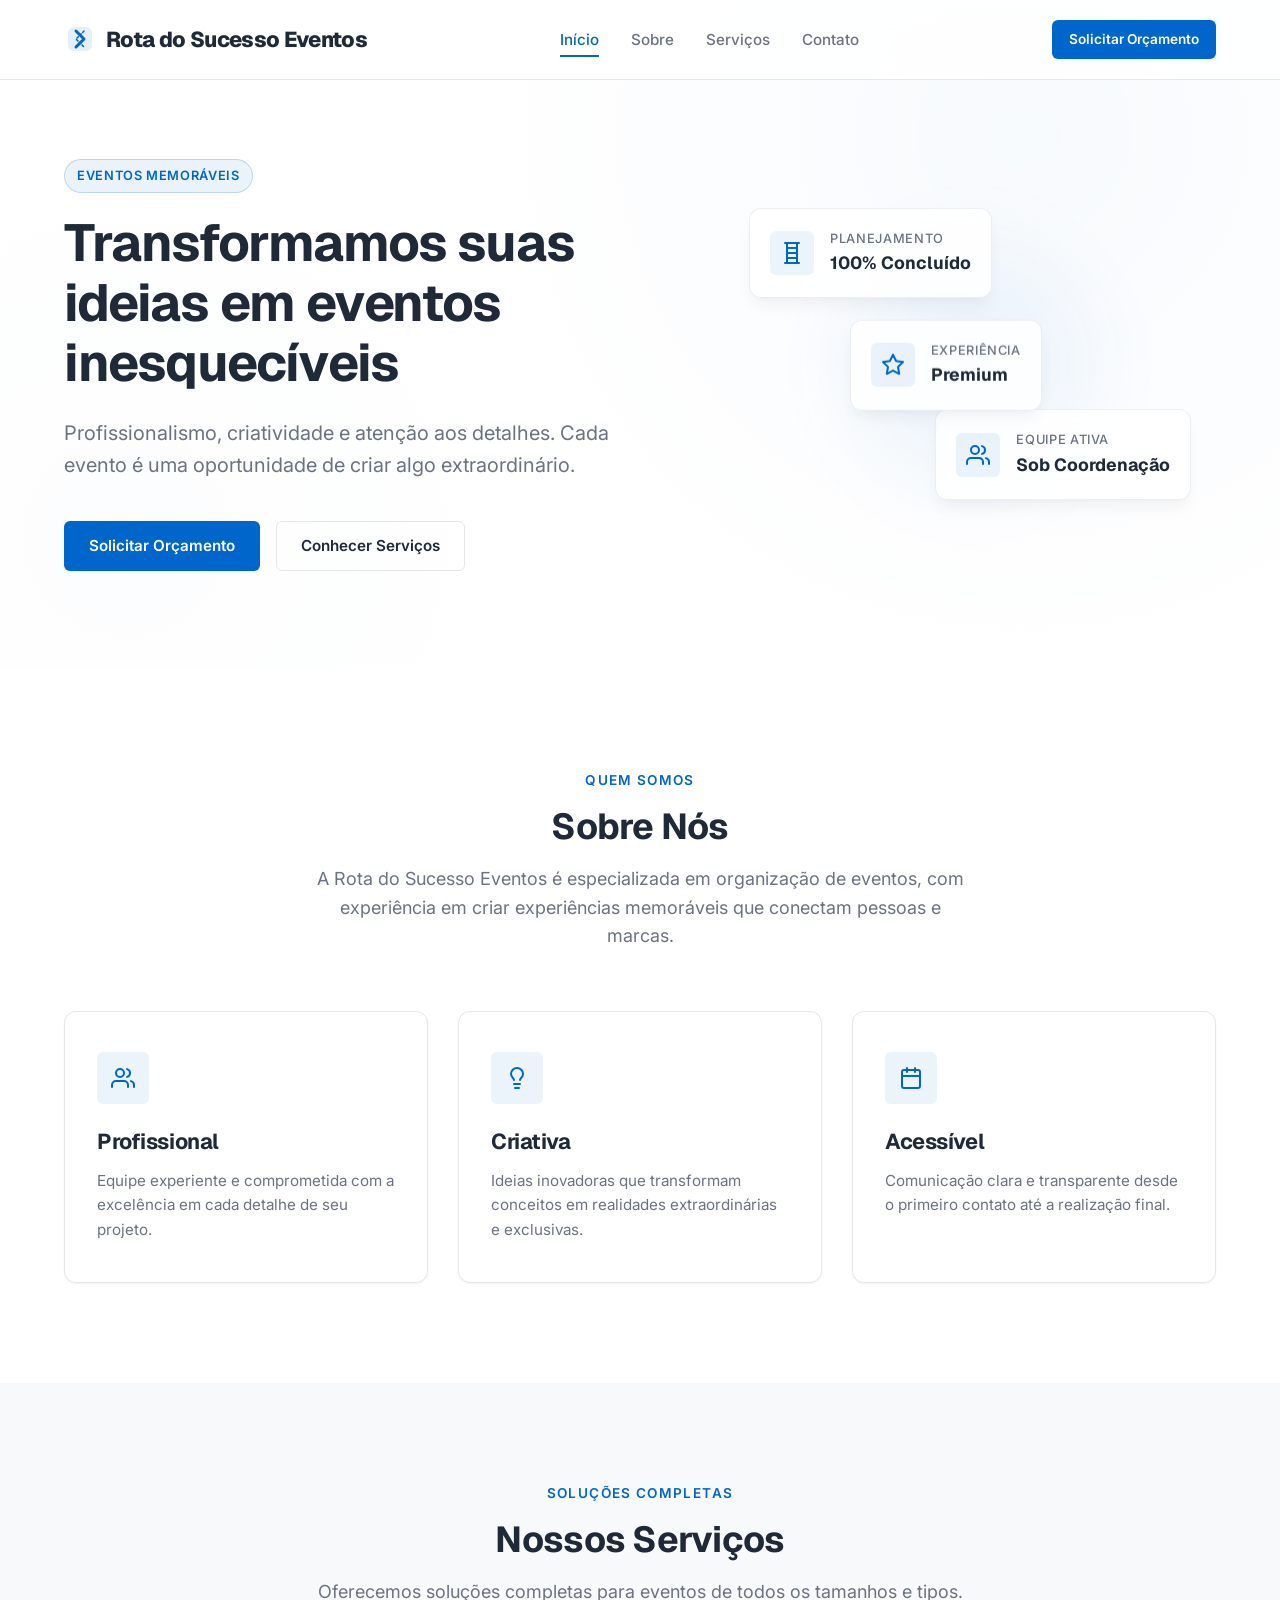
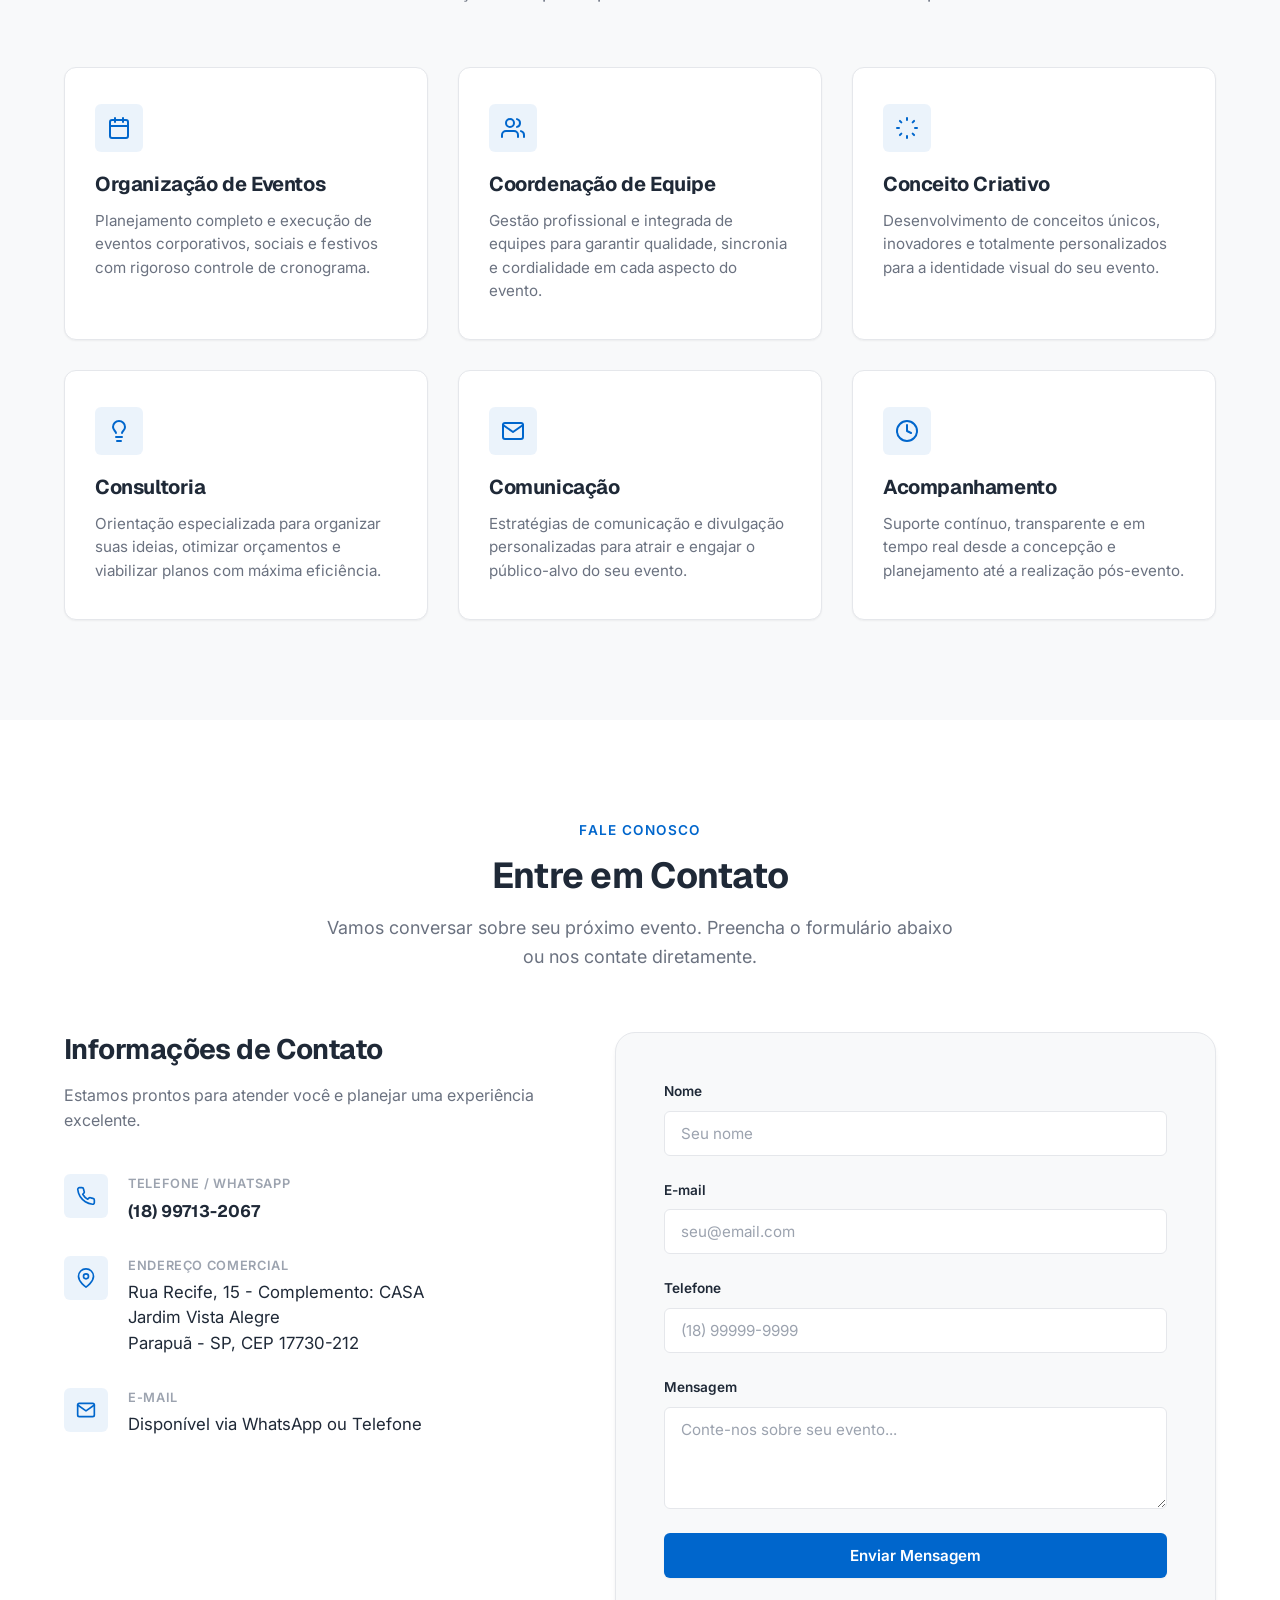
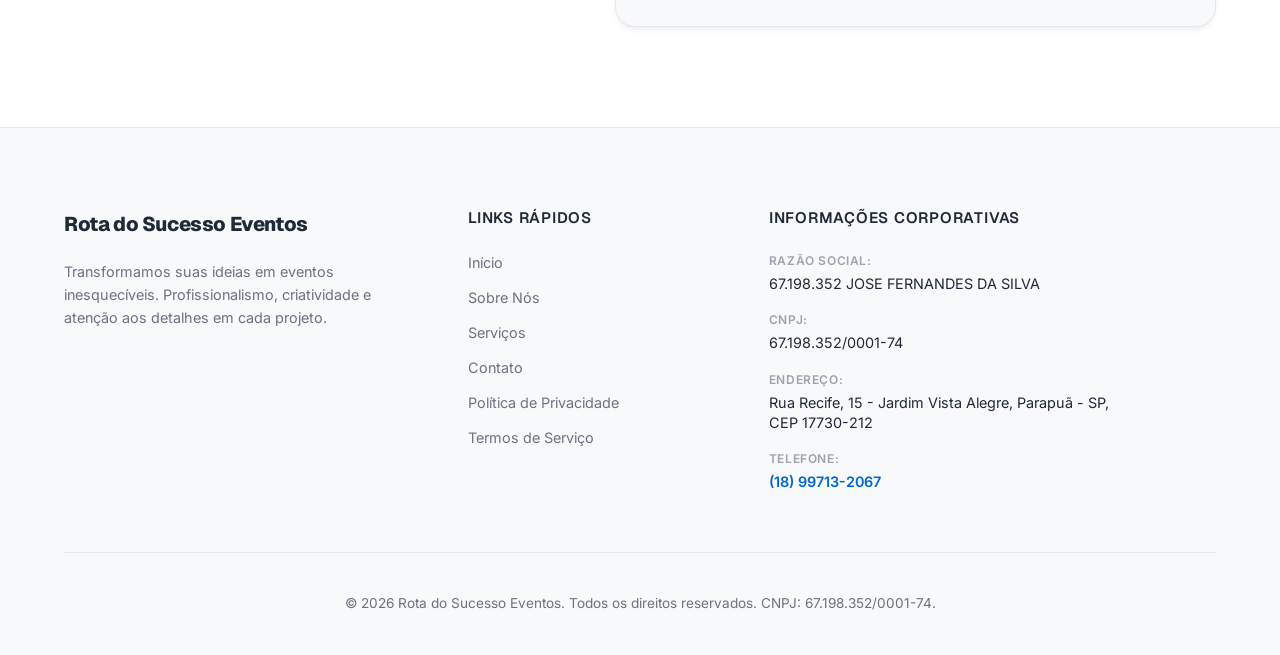
<file: index.html>
<!DOCTYPE html>
<html lang="pt-BR">
<head>
    <meta charset="UTF-8">
    <meta name="viewport" content="width=device-width, initial-scale=1.0">
    <meta name="description" content="Transformamos suas ideias em eventos inesquecíveis. Organização profissional de eventos, planejamento e execução com excelência.">
    <meta name="author" content="Rota do Sucesso Eventos">
    <meta name="keywords" content="eventos, organização de eventos, promotor de eventos, Parapuã, SP, Rota do Sucesso Eventos">
    
    <!-- Open Graph / Meta Business Requirements -->
    <meta property="og:type" content="website">
    <meta property="og:title" content="Rota do Sucesso Eventos - Organização Profissional de Eventos">
    <meta property="og:description" content="Transformamos suas ideias em eventos inesquecíveis. Organização profissional de eventos com criatividade, compromisso e atenção aos detalhes.">
    <meta property="og:url" content="https://rotadosucessoeventos.com.br">
    <meta property="og:site_name" content="Rota do Sucesso Eventos">
    
    <title>Rota do Sucesso Eventos - Organização Profissional de Eventos</title>
    
    <!-- Typography: Geist for headings, Inter for body -->
    <link rel="preconnect" href="https://fonts.googleapis.com">
    <link rel="preconnect" href="https://fonts.gstatic.com" crossorigin>
    <link href="https://fonts.googleapis.com/css2?family=Inter:wght@400;500;600;700&family=Geist:wght@700;800&display=swap" rel="stylesheet">
    
    <!-- Stylesheet -->
    <link rel="stylesheet" href="style.css">
</head>
<body>

    <!-- Header Navigation -->
    <header class="header" id="header">
        <div class="container header-container">
            <a href="#" class="logo-link" aria-label="Rota do Sucesso Eventos Home">
                <div class="logo">
                    <svg class="logo-icon" width="32" height="32" viewBox="0 0 32 32" fill="none" xmlns="http://www.w3.org/2000/svg">
                        <rect x="4" y="4" width="24" height="24" rx="6" fill="#0066CC" fill-opacity="0.1"/>
                        <path d="M12 8L20 16L12 24" stroke="#0066CC" stroke-width="3" stroke-linecap="round" stroke-linejoin="round"/>
                        <path d="M20 8L12 16L20 24" stroke="#0066CC" stroke-width="1.5" stroke-linecap="round" stroke-linejoin="round" stroke-dasharray="2 2"/>
                    </svg>
                    <span class="logo-text">Rota do Sucesso Eventos</span>
                </div>
            </a>
            
            <nav class="nav-menu" id="nav-menu" aria-label="Navegação Principal">
                <ul class="nav-list">
                    <li><a href="#inicio" class="nav-link active">Início</a></li>
                    <li><a href="#sobre" class="nav-link">Sobre</a></li>
                    <li><a href="#servicos" class="nav-link">Serviços</a></li>
                    <li><a href="#contato" class="nav-link">Contato</a></li>
                </ul>
            </nav>

            <div class="header-actions">
                <a href="#contato" class="btn btn-primary btn-sm btn-header">Solicitar Orçamento</a>
                <button class="mobile-toggle" id="mobile-toggle" aria-label="Abrir menu" aria-controls="nav-menu" aria-expanded="false">
                    <svg class="menu-icon" width="24" height="24" viewBox="0 0 24 24" fill="none" stroke="currentColor" stroke-width="2" stroke-linecap="round" stroke-linejoin="round">
                        <line x1="4" y1="12" x2="20" y2="12" class="line-mid"></line>
                        <line x1="4" y1="6" x2="20" y2="6" class="line-top"></line>
                        <line x1="4" y1="18" x2="20" y2="18" class="line-bottom"></line>
                    </svg>
                </button>
            </div>
        </div>
    </header>

    <main>
        <!-- Hero Section -->
        <section class="hero-section" id="inicio">
            <div class="container hero-container">
                <div class="hero-content">
                    <span class="badge">Eventos Memoráveis</span>
                    <h1 class="hero-title">Transformamos suas ideias em eventos inesquecíveis</h1>
                    <p class="hero-description">Profissionalismo, criatividade e atenção aos detalhes. Cada evento é uma oportunidade de criar algo extraordinário.</p>
                    <div class="hero-actions">
                        <a href="#contato" class="btn btn-primary">Solicitar Orçamento</a>
                        <a href="#servicos" class="btn btn-secondary">Conhecer Serviços</a>
                    </div>
                </div>
                <div class="hero-graphic-container">
                    <div class="hero-card-pattern">
                        <!-- Abstract Elegant Floating Card Design -->
                        <div class="floating-card c1">
                            <div class="card-header-icon">
                                <svg width="24" height="24" viewBox="0 0 24 24" fill="none" stroke="#0066CC" stroke-width="2" stroke-linecap="round" stroke-linejoin="round"><path d="M5 22h14"/><path d="M5 2h14"/><path d="M17 22V2"/><path d="M7 22V2"/><path d="M17 12H7"/><path d="M7 7h10"/><path d="M7 17h10"/></svg>
                            </div>
                            <div class="card-details">
                                <span class="card-title">Planejamento</span>
                                <span class="card-value">100% Concluído</span>
                            </div>
                        </div>
                        <div class="floating-card c2">
                            <div class="card-header-icon">
                                <svg width="24" height="24" viewBox="0 0 24 24" fill="none" stroke="#0066CC" stroke-width="2" stroke-linecap="round" stroke-linejoin="round"><path d="M17 21v-2a4 4 0 0 0-4-4H5a4 4 0 0 0-4 4v2"/><circle cx="9" cy="7" r="4"/><path d="M23 21v-2a4 4 0 0 0-3-3.87"/><path d="M16 3.13a4 4 0 0 1 0 7.75"/></svg>
                            </div>
                            <div class="card-details">
                                <span class="card-title">Equipe Ativa</span>
                                <span class="card-value">Sob Coordenação</span>
                            </div>
                        </div>
                        <div class="floating-card c3">
                            <div class="card-header-icon">
                                <svg width="24" height="24" viewBox="0 0 24 24" fill="none" stroke="#0066CC" stroke-width="2" stroke-linecap="round" stroke-linejoin="round"><polygon points="12 2 15.09 8.26 22 9.27 17 14.14 18.18 21.02 12 17.77 5.82 21.02 7 14.14 2 9.27 8.91 8.26 12 2"/></svg>
                            </div>
                            <div class="card-details">
                                <span class="card-title">Experiência</span>
                                <span class="card-value">Premium</span>
                            </div>
                        </div>
                        <div class="mesh-gradient"></div>
                    </div>
                </div>
            </div>
        </section>

        <!-- About Section -->
        <section class="about-section section-padding" id="sobre">
            <div class="container">
                <div class="section-header">
                    <span class="section-tag">Quem Somos</span>
                    <h2 class="section-title">Sobre Nós</h2>
                    <p class="section-desc">A Rota do Sucesso Eventos é especializada em organização de eventos, com experiência em criar experiências memoráveis que conectam pessoas e marcas.</p>
                </div>
                
                <div class="pillars-grid">
                    <!-- Pillar 1: Profissional -->
                    <div class="pillar-card">
                        <div class="pillar-icon-wrapper">
                            <svg class="pillar-icon" width="24" height="24" viewBox="0 0 24 24" fill="none" stroke="#0066CC" stroke-width="2" stroke-linecap="round" stroke-linejoin="round">
                                <path d="M17 21v-2a4 4 0 0 0-4-4H5a4 4 0 0 0-4 4v2"/>
                                <circle cx="9" cy="7" r="4"/>
                                <path d="M23 21v-2a4 4 0 0 0-3-3.87"/>
                                <path d="M16 3.13a4 4 0 0 1 0 7.75"/>
                            </svg>
                        </div>
                        <h3 class="pillar-title">Profissional</h3>
                        <p class="pillar-desc">Equipe experiente e comprometida com a excelência em cada detalhe de seu projeto.</p>
                    </div>

                    <!-- Pillar 2: Criativa -->
                    <div class="pillar-card">
                        <div class="pillar-icon-wrapper">
                            <svg class="pillar-icon" width="24" height="24" viewBox="0 0 24 24" fill="none" stroke="#0066CC" stroke-width="2" stroke-linecap="round" stroke-linejoin="round">
                                <path d="M15 14c.2-1 .7-1.7 1.5-2.5 1-.9 1.5-2.2 1.5-3.5A6 6 0 0 0 6 8c0 1 .6 2.2 1.5 3.5.7.7 1.3 1.5 1.5 2.5"/>
                                <path d="M9 18h6"/>
                                <path d="M10 22h4"/>
                            </svg>
                        </div>
                        <h3 class="pillar-title">Criativa</h3>
                        <p class="pillar-desc">Ideias inovadoras que transformam conceitos em realidades extraordinárias e exclusivas.</p>
                    </div>

                    <!-- Pillar 3: Acessível -->
                    <div class="pillar-card">
                        <div class="pillar-icon-wrapper">
                            <svg class="pillar-icon" width="24" height="24" viewBox="0 0 24 24" fill="none" stroke="#0066CC" stroke-width="2" stroke-linecap="round" stroke-linejoin="round">
                                <rect x="3" y="4" width="18" height="18" rx="2" ry="2"/>
                                <line x1="16" y1="2" x2="16" y2="6"/>
                                <line x1="8" y1="2" x2="8" y2="6"/>
                                <line x1="3" y1="10" x2="21" y2="10"/>
                            </svg>
                        </div>
                        <h3 class="pillar-title">Acessível</h3>
                        <p class="pillar-desc">Comunicação clara e transparente desde o primeiro contato até a realização final.</p>
                    </div>
                </div>
            </div>
        </section>

        <!-- Services Section -->
        <section class="services-section section-padding bg-light" id="servicos">
            <div class="container">
                <div class="section-header">
                    <span class="section-tag">Soluções Completas</span>
                    <h2 class="section-title">Nossos Serviços</h2>
                    <p class="section-desc">Oferecemos soluções completas para eventos de todos os tamanhos e tipos.</p>
                </div>

                <div class="services-grid">
                    <!-- Service 1 -->
                    <div class="service-card">
                        <div class="service-icon-wrapper">
                            <svg width="24" height="24" viewBox="0 0 24 24" fill="none" stroke="#0066CC" stroke-width="2" stroke-linecap="round" stroke-linejoin="round">
                                <rect x="3" y="4" width="18" height="18" rx="2" ry="2"/><line x1="16" y1="2" x2="16" y2="6"/><line x1="8" y1="2" x2="8" y2="6"/><line x1="3" y1="10" x2="21" y2="10"/>
                            </svg>
                        </div>
                        <h3 class="service-title">Organização de Eventos</h3>
                        <p class="service-desc">Planejamento completo e execução de eventos corporativos, sociais e festivos com rigoroso controle de cronograma.</p>
                    </div>

                    <!-- Service 2 -->
                    <div class="service-card">
                        <div class="service-icon-wrapper">
                            <svg width="24" height="24" viewBox="0 0 24 24" fill="none" stroke="#0066CC" stroke-width="2" stroke-linecap="round" stroke-linejoin="round">
                                <path d="M17 21v-2a4 4 0 0 0-4-4H5a4 4 0 0 0-4 4v2"/><circle cx="9" cy="7" r="4"/><path d="M23 21v-2a4 4 0 0 0-3-3.87"/><path d="M16 3.13a4 4 0 0 1 0 7.75"/>
                            </svg>
                        </div>
                        <h3 class="service-title">Coordenação de Equipe</h3>
                        <p class="service-desc">Gestão profissional e integrada de equipes para garantir qualidade, sincronia e cordialidade em cada aspecto do evento.</p>
                    </div>

                    <!-- Service 3 -->
                    <div class="service-card">
                        <div class="service-icon-wrapper">
                            <svg width="24" height="24" viewBox="0 0 24 24" fill="none" stroke="#0066CC" stroke-width="2" stroke-linecap="round" stroke-linejoin="round">
                                <path d="M12 2v2M12 20v2M4.93 4.93l1.41 1.41M17.66 17.66l1.41 1.41M2 12h2M20 12h2M6.34 17.66l-1.41 1.41M19.07 4.93l-1.41 1.41"/>
                            </svg>
                        </div>
                        <h3 class="service-title">Conceito Criativo</h3>
                        <p class="service-desc">Desenvolvimento de conceitos únicos, inovadores e totalmente personalizados para a identidade visual do seu evento.</p>
                    </div>

                    <!-- Service 4 -->
                    <div class="service-card">
                        <div class="service-icon-wrapper">
                            <svg width="24" height="24" viewBox="0 0 24 24" fill="none" stroke="#0066CC" stroke-width="2" stroke-linecap="round" stroke-linejoin="round">
                                <path d="M15 14c.2-1 .7-1.7 1.5-2.5 1-.9 1.5-2.2 1.5-3.5A6 6 0 0 0 6 8c0 1 .6 2.2 1.5 3.5.7.7 1.3 1.5 1.5 2.5"/><path d="M9 18h6"/><path d="M10 22h4"/>
                            </svg>
                        </div>
                        <h3 class="service-title">Consultoria</h3>
                        <p class="service-desc">Orientação especializada para organizar suas ideias, otimizar orçamentos e viabilizar planos com máxima eficiência.</p>
                    </div>

                    <!-- Service 5 -->
                    <div class="service-card">
                        <div class="service-icon-wrapper">
                            <svg width="24" height="24" viewBox="0 0 24 24" fill="none" stroke="#0066CC" stroke-width="2" stroke-linecap="round" stroke-linejoin="round">
                                <path d="M4 4h16c1.1 0 2 .9 2 2v12c0 1.1-.9 2-2 2H4c-1.1 0-2-.9-2-2V6c0-1.1.9-2 2-2z"/><polyline points="22,6 12,13 2,6"/>
                            </svg>
                        </div>
                        <h3 class="service-title">Comunicação</h3>
                        <p class="service-desc">Estratégias de comunicação e divulgação personalizadas para atrair e engajar o público-alvo do seu evento.</p>
                    </div>

                    <!-- Service 6 -->
                    <div class="service-card">
                        <div class="service-icon-wrapper">
                            <svg width="24" height="24" viewBox="0 0 24 24" fill="none" stroke="#0066CC" stroke-width="2" stroke-linecap="round" stroke-linejoin="round">
                                <circle cx="12" cy="12" r="10"/><polyline points="12 6 12 12 16 14"/>
                            </svg>
                        </div>
                        <h3 class="service-title">Acompanhamento</h3>
                        <p class="service-desc">Suporte contínuo, transparente e em tempo real desde a concepção e planejamento até a realização pós-evento.</p>
                    </div>
                </div>
            </div>
        </section>

        <!-- Contact Section -->
        <section class="contact-section section-padding" id="contato">
            <div class="container">
                <div class="section-header">
                    <span class="section-tag">Fale Conosco</span>
                    <h2 class="section-title">Entre em Contato</h2>
                    <p class="section-desc">Vamos conversar sobre seu próximo evento. Preencha o formulário abaixo ou nos contate diretamente.</p>
                </div>

                <div class="contact-grid">
                    <!-- Contact Info -->
                    <div class="contact-info">
                        <h3 class="info-title">Informações de Contato</h3>
                        <p class="info-intro">Estamos prontos para atender você e planejar uma experiência excelente.</p>
                        
                        <div class="info-items">
                            <div class="info-item">
                                <div class="info-icon-box">
                                    <svg width="20" height="20" viewBox="0 0 24 24" fill="none" stroke="#0066CC" stroke-width="2" stroke-linecap="round" stroke-linejoin="round">
                                        <path d="M22 16.92v3a2 2 0 0 1-2.18 2 19.79 19.79 0 0 1-8.63-3.07 19.5 19.5 0 0 1-6-6 19.79 19.79 0 0 1-3.07-8.67A2 2 0 0 1 4.11 2h3a2 2 0 0 1 2 1.72 12.84 12.84 0 0 0 .7 2.81 2 2 0 0 1-.45 2.11L8.09 9.91a16 16 0 0 0 6 6l1.27-1.27a2 2 0 0 1 2.11-.45 12.84 12.84 0 0 0 2.81.7A2 2 0 0 1 22 16.92z"/>
                                    </svg>
                                </div>
                                <div class="info-content">
                                    <span class="info-label">Telefone / WhatsApp</span>
                                    <a href="tel:18997132067" class="info-value font-highlight">(18) 99713-2067</a>
                                </div>
                            </div>

                            <div class="info-item">
                                <div class="info-icon-box">
                                    <svg width="20" height="20" viewBox="0 0 24 24" fill="none" stroke="#0066CC" stroke-width="2" stroke-linecap="round" stroke-linejoin="round">
                                        <path d="M21 10c0 7-9 13-9 13s-9-6-9-13a9 9 0 0 1 18 0z"/><circle cx="12" cy="10" r="3"/>
                                    </svg>
                                </div>
                                <div class="info-content">
                                    <span class="info-label">Endereço Comercial</span>
                                    <address class="info-value">
                                        Rua Recife, 15 - Complemento: CASA<br>
                                        Jardim Vista Alegre<br>
                                        Parapuã - SP, CEP 17730-212
                                    </address>
                                </div>
                            </div>

                            <div class="info-item">
                                <div class="info-icon-box">
                                    <svg width="20" height="20" viewBox="0 0 24 24" fill="none" stroke="#0066CC" stroke-width="2" stroke-linecap="round" stroke-linejoin="round">
                                        <path d="M4 4h16c1.1 0 2 .9 2 2v12c0 1.1-.9 2-2 2H4c-1.1 0-2-.9-2-2V6c0-1.1.9-2 2-2z"/><polyline points="22,6 12,13 2,6"/>
                                    </svg>
                                </div>
                                <div class="info-content">
                                    <span class="info-label">E-mail</span>
                                    <span class="info-value text-muted">Disponível via WhatsApp ou Telefone</span>
                                </div>
                            </div>
                        </div>
                    </div>

                    <!-- Contact Form -->
                    <div class="contact-form-wrapper">
                        <form id="contact-form" class="contact-form" novalidate>
                            <div class="form-row">
                                <div class="form-group">
                                    <label for="form-name">Nome</label>
                                    <input type="text" id="form-name" name="name" placeholder="Seu nome" required>
                                    <span class="form-error" id="error-name">Por favor, insira seu nome.</span>
                                </div>
                            </div>
                            <div class="form-row">
                                <div class="form-group">
                                    <label for="form-email">E-mail</label>
                                    <input type="email" id="form-email" name="email" placeholder="seu@email.com" required>
                                    <span class="form-error" id="error-email">Insira um e-mail válido.</span>
                                </div>
                            </div>
                            <div class="form-row">
                                <div class="form-group">
                                    <label for="form-phone">Telefone</label>
                                    <input type="text" id="form-phone" name="phone" placeholder="(18) 99999-9999" required>
                                    <span class="form-error" id="error-phone">Por favor, informe seu telefone de contato.</span>
                                </div>
                            </div>
                            <div class="form-row">
                                <div class="form-group">
                                    <label for="form-message">Mensagem</label>
                                    <textarea id="form-message" name="message" rows="4" placeholder="Conte-nos sobre seu evento..." required></textarea>
                                    <span class="form-error" id="error-message">A mensagem não pode estar vazia.</span>
                                </div>
                            </div>
                            <button type="submit" class="btn btn-primary btn-block">Enviar Mensagem</button>
                        </form>
                    </div>
                </div>
            </div>
        </section>
    </main>

    <!-- Footer -->
    <footer class="footer">
        <div class="container footer-container">
            <div class="footer-grid">
                <!-- Col 1: About -->
                <div class="footer-col footer-col-about">
                    <span class="footer-brand">Rota do Sucesso Eventos</span>
                    <p class="footer-text">Transformamos suas ideias em eventos inesquecíveis. Profissionalismo, criatividade e atenção aos detalhes em cada projeto.</p>
                </div>
                <!-- Col 2: Quick Links -->
                <div class="footer-col">
                    <h4 class="footer-title">Links Rápidos</h4>
                    <ul class="footer-links">
                        <li><a href="#inicio">Início</a></li>
                        <li><a href="#sobre">Sobre Nós</a></li>
                        <li><a href="#servicos">Serviços</a></li>
                        <li><a href="#contato">Contato</a></li>
                        <li><a href="privacy.html">Política de Privacidade</a></li>
                        <li><a href="terms.html">Termos de Serviço</a></li>
                    </ul>
                </div>
                <!-- Col 3: Legal & Contact -->
                <div class="footer-col">
                    <h4 class="footer-title">Informações Corporativas</h4>
                    <ul class="footer-info-list">
                        <li>
                            <span class="footer-info-label">Razão Social:</span>
                            <span class="footer-info-val">67.198.352 JOSE FERNANDES DA SILVA</span>
                        </li>
                        <li>
                            <span class="footer-info-label">CNPJ:</span>
                            <span class="footer-info-val">67.198.352/0001-74</span>
                        </li>
                        <li>
                            <span class="footer-info-label">Endereço:</span>
                            <address class="footer-info-val address-inline">
                                Rua Recife, 15 - Jardim Vista Alegre, Parapuã - SP, CEP 17730-212
                            </address>
                        </li>
                        <li>
                            <span class="footer-info-label">Telefone:</span>
                            <a href="tel:18997132067" class="footer-info-val link-highlight">(18) 99713-2067</a>
                        </li>
                    </ul>
                </div>
            </div>
            
            <div class="footer-bottom">
                <p class="copyright">&copy; <span id="year">2026</span> Rota do Sucesso Eventos. Todos os direitos reservados. CNPJ: 67.198.352/0001-74.</p>
            </div>
        </div>
    </footer>

    <!-- Toast Notification Container -->
    <div class="toast-container" id="toast-container" aria-live="polite"></div>

    <script src="app.js"></script>
</body>
</html>
</file>
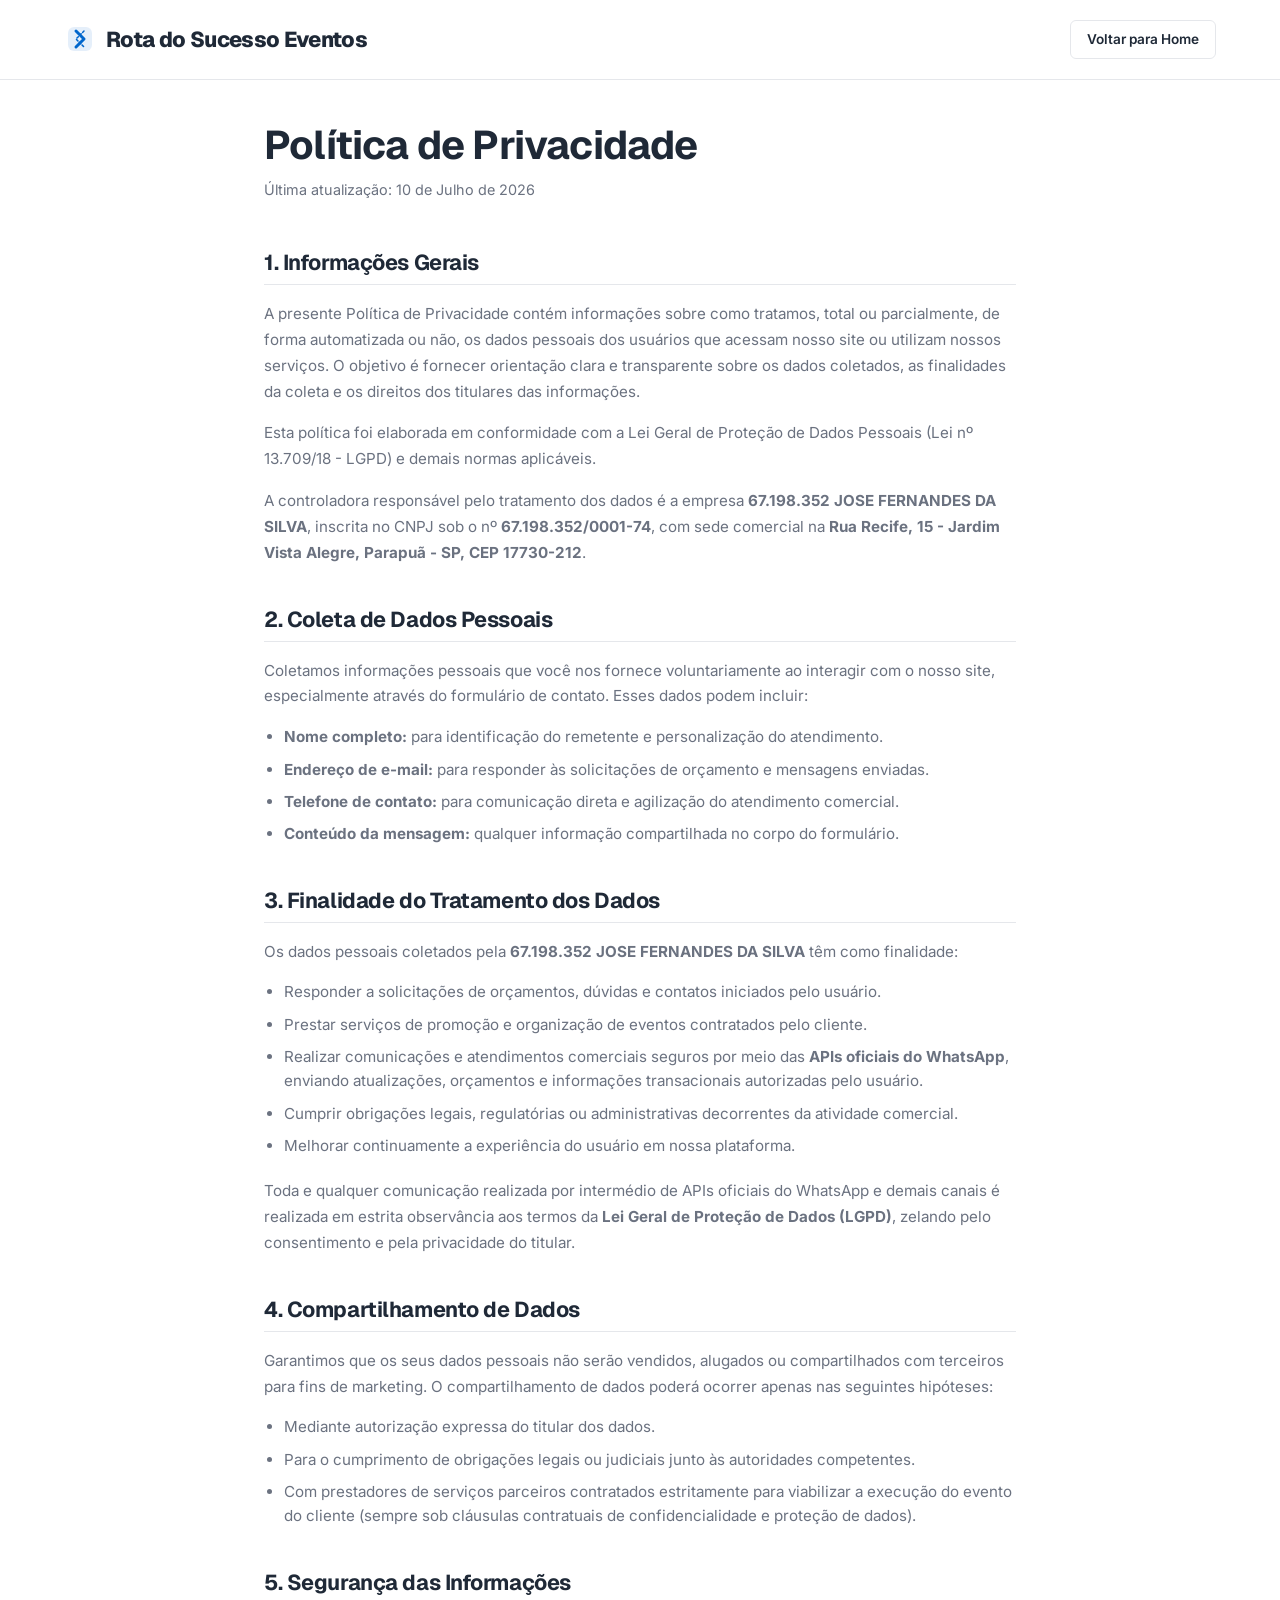
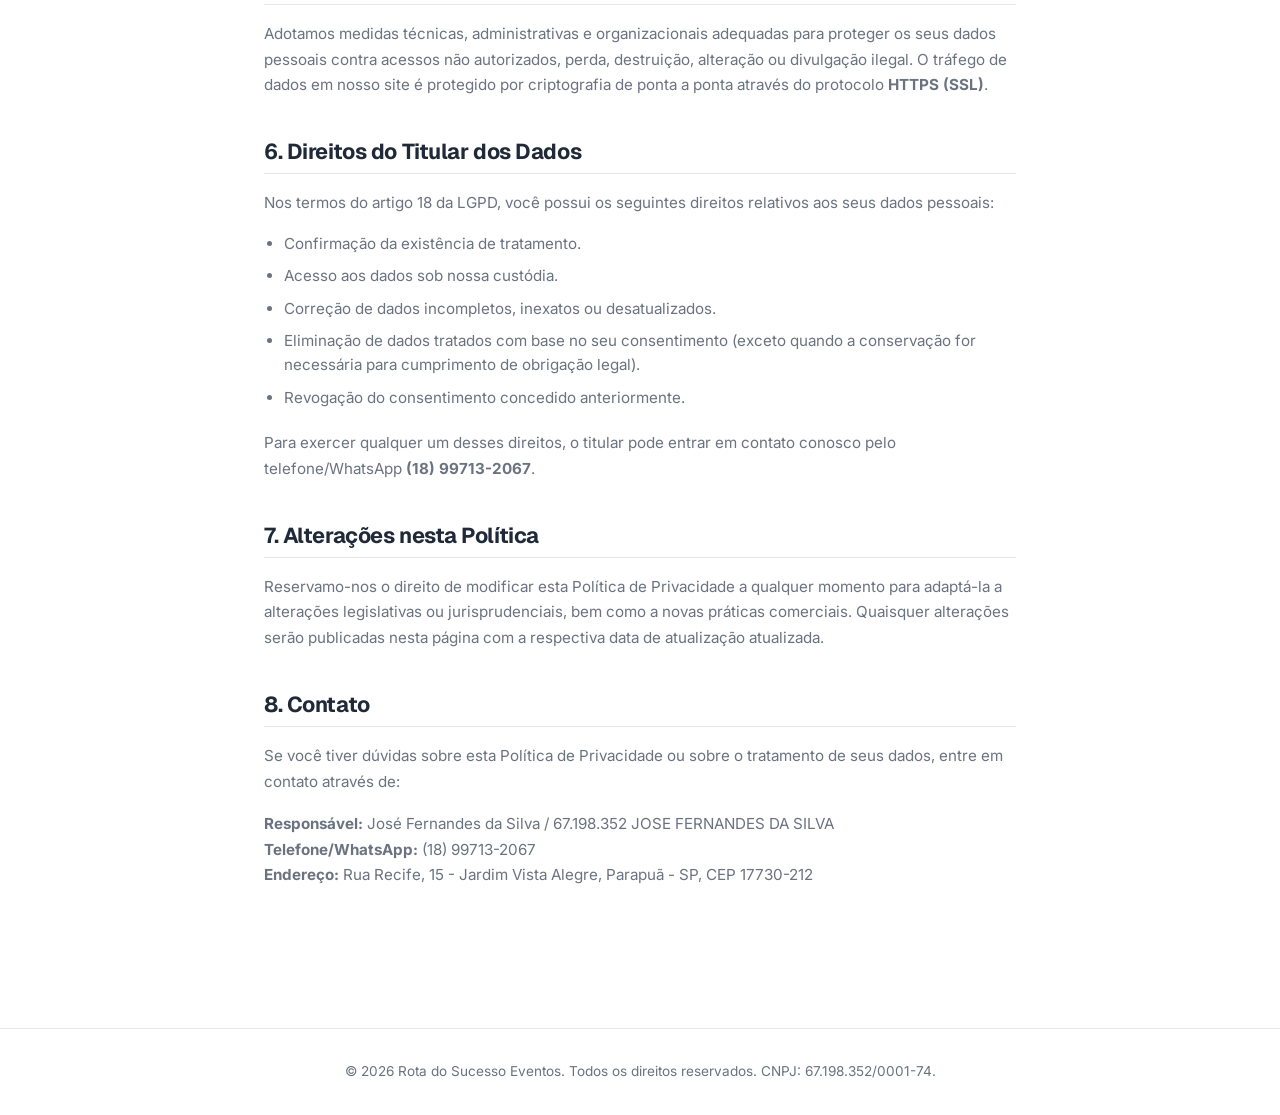
<file: privacy.html>
<!DOCTYPE html>
<html lang="pt-BR">
<head>
    <meta charset="UTF-8">
    <meta name="viewport" content="width=device-width, initial-scale=1.0">
    <meta name="description" content="Política de Privacidade da empresa Rota do Sucesso Eventos. Saiba como lidamos com seus dados.">
    <meta name="author" content="Rota do Sucesso Eventos">
    <title>Política de Privacidade - Rota do Sucesso Eventos</title>
    
    <!-- Typography -->
    <link rel="preconnect" href="https://fonts.googleapis.com">
    <link rel="preconnect" href="https://fonts.gstatic.com" crossorigin>
    <link href="https://fonts.googleapis.com/css2?family=Inter:wght@400;500;600;700&family=Geist:wght@700;800&display=swap" rel="stylesheet">
    
    <link rel="stylesheet" href="style.css">
</head>
<body class="legal-page">

    <!-- Header Navigation (Simplified) -->
    <header class="header sticky-header">
        <div class="container header-container">
            <a href="index.html" class="logo-link" aria-label="Rota do Sucesso Eventos Home">
                <div class="logo">
                    <svg class="logo-icon" width="32" height="32" viewBox="0 0 32 32" fill="none" xmlns="http://www.w3.org/2000/svg">
                        <rect x="4" y="4" width="24" height="24" rx="6" fill="#0066CC" fill-opacity="0.1"/>
                        <path d="M12 8L20 16L12 24" stroke="#0066CC" stroke-width="3" stroke-linecap="round" stroke-linejoin="round"/>
                        <path d="M20 8L12 16L20 24" stroke="#0066CC" stroke-width="1.5" stroke-linecap="round" stroke-linejoin="round" stroke-dasharray="2 2"/>
                    </svg>
                    <span class="logo-text">Rota do Sucesso Eventos</span>
                </div>
            </a>
            <div class="header-actions">
                <a href="index.html" class="btn btn-secondary btn-sm">Voltar para Home</a>
            </div>
        </div>
    </header>

    <main class="legal-content section-padding">
        <div class="container container-narrow">
            <h1 class="legal-title">Política de Privacidade</h1>
            <p class="legal-updated">Última atualização: 10 de Julho de 2026</p>
            
            <section class="legal-section">
                <h2>1. Informações Gerais</h2>
                <p>A presente Política de Privacidade contém informações sobre como tratamos, total ou parcialmente, de forma automatizada ou não, os dados pessoais dos usuários que acessam nosso site ou utilizam nossos serviços. O objetivo é fornecer orientação clara e transparente sobre os dados coletados, as finalidades da coleta e os direitos dos titulares das informações.</p>
                <p>Esta política foi elaborada em conformidade com a Lei Geral de Proteção de Dados Pessoais (Lei nº 13.709/18 - LGPD) e demais normas aplicáveis.</p>
                <p>A controladora responsável pelo tratamento dos dados é a empresa <strong>67.198.352 JOSE FERNANDES DA SILVA</strong>, inscrita no CNPJ sob o nº <strong>67.198.352/0001-74</strong>, com sede comercial na <strong>Rua Recife, 15 - Jardim Vista Alegre, Parapuã - SP, CEP 17730-212</strong>.</p>
            </section>

            <section class="legal-section">
                <h2>2. Coleta de Dados Pessoais</h2>
                <p>Coletamos informações pessoais que você nos fornece voluntariamente ao interagir com o nosso site, especialmente através do formulário de contato. Esses dados podem incluir:</p>
                <ul>
                    <li><strong>Nome completo:</strong> para identificação do remetente e personalização do atendimento.</li>
                    <li><strong>Endereço de e-mail:</strong> para responder às solicitações de orçamento e mensagens enviadas.</li>
                    <li><strong>Telefone de contato:</strong> para comunicação direta e agilização do atendimento comercial.</li>
                    <li><strong>Conteúdo da mensagem:</strong> qualquer informação compartilhada no corpo do formulário.</li>
                </ul>
            </section>

            <section class="legal-section">
                <h2>3. Finalidade do Tratamento dos Dados</h2>
                <p>Os dados pessoais coletados pela <strong>67.198.352 JOSE FERNANDES DA SILVA</strong> têm como finalidade:</p>
                <ul>
                    <li>Responder a solicitações de orçamentos, dúvidas e contatos iniciados pelo usuário.</li>
                    <li>Prestar serviços de promoção e organização de eventos contratados pelo cliente.</li>
                    <li>Realizar comunicações e atendimentos comerciais seguros por meio das <strong>APIs oficiais do WhatsApp</strong>, enviando atualizações, orçamentos e informações transacionais autorizadas pelo usuário.</li>
                    <li>Cumprir obrigações legais, regulatórias ou administrativas decorrentes da atividade comercial.</li>
                    <li>Melhorar continuamente a experiência do usuário em nossa plataforma.</li>
                </ul>
                <p>Toda e qualquer comunicação realizada por intermédio de APIs oficiais do WhatsApp e demais canais é realizada em estrita observância aos termos da <strong>Lei Geral de Proteção de Dados (LGPD)</strong>, zelando pelo consentimento e pela privacidade do titular.</p>
            </section>

            <section class="legal-section">
                <h2>4. Compartilhamento de Dados</h2>
                <p>Garantimos que os seus dados pessoais não serão vendidos, alugados ou compartilhados com terceiros para fins de marketing. O compartilhamento de dados poderá ocorrer apenas nas seguintes hipóteses:</p>
                <ul>
                    <li>Mediante autorização expressa do titular dos dados.</li>
                    <li>Para o cumprimento de obrigações legais ou judiciais junto às autoridades competentes.</li>
                    <li>Com prestadores de serviços parceiros contratados estritamente para viabilizar a execução do evento do cliente (sempre sob cláusulas contratuais de confidencialidade e proteção de dados).</li>
                </ul>
            </section>

            <section class="legal-section">
                <h2>5. Segurança das Informações</h2>
                <p>Adotamos medidas técnicas, administrativas e organizacionais adequadas para proteger os seus dados pessoais contra acessos não autorizados, perda, destruição, alteração ou divulgação ilegal. O tráfego de dados em nosso site é protegido por criptografia de ponta a ponta através do protocolo <strong>HTTPS (SSL)</strong>.</p>
            </section>

            <section class="legal-section">
                <h2>6. Direitos do Titular dos Dados</h2>
                <p>Nos termos do artigo 18 da LGPD, você possui os seguintes direitos relativos aos seus dados pessoais:</p>
                <ul>
                    <li>Confirmação da existência de tratamento.</li>
                    <li>Acesso aos dados sob nossa custódia.</li>
                    <li>Correção de dados incompletos, inexatos ou desatualizados.</li>
                    <li>Eliminação de dados tratados com base no seu consentimento (exceto quando a conservação for necessária para cumprimento de obrigação legal).</li>
                    <li>Revogação do consentimento concedido anteriormente.</li>
                </ul>
                <p>Para exercer qualquer um desses direitos, o titular pode entrar em contato conosco pelo telefone/WhatsApp <strong>(18) 99713-2067</strong>.</p>
            </section>

            <section class="legal-section">
                <h2>7. Alterações nesta Política</h2>
                <p>Reservamo-nos o direito de modificar esta Política de Privacidade a qualquer momento para adaptá-la a alterações legislativas ou jurisprudenciais, bem como a novas práticas comerciais. Quaisquer alterações serão publicadas nesta página com a respectiva data de atualização atualizada.</p>
            </section>

            <section class="legal-section">
                <h2>8. Contato</h2>
                <p>Se você tiver dúvidas sobre esta Política de Privacidade ou sobre o tratamento de seus dados, entre em contato através de:</p>
                <p>
                    <strong>Responsável:</strong> José Fernandes da Silva / 67.198.352 JOSE FERNANDES DA SILVA<br>
                    <strong>Telefone/WhatsApp:</strong> (18) 99713-2067<br>
                    <strong>Endereço:</strong> Rua Recife, 15 - Jardim Vista Alegre, Parapuã - SP, CEP 17730-212
                </p>
            </section>
        </div>
    </main>

    <!-- Footer (Simplified) -->
    <footer class="footer-legal">
        <div class="container text-center">
            <p>&copy; 2026 Rota do Sucesso Eventos. Todos os direitos reservados. CNPJ: 67.198.352/0001-74.</p>
        </div>
    </footer>

</body>
</html>
</file>
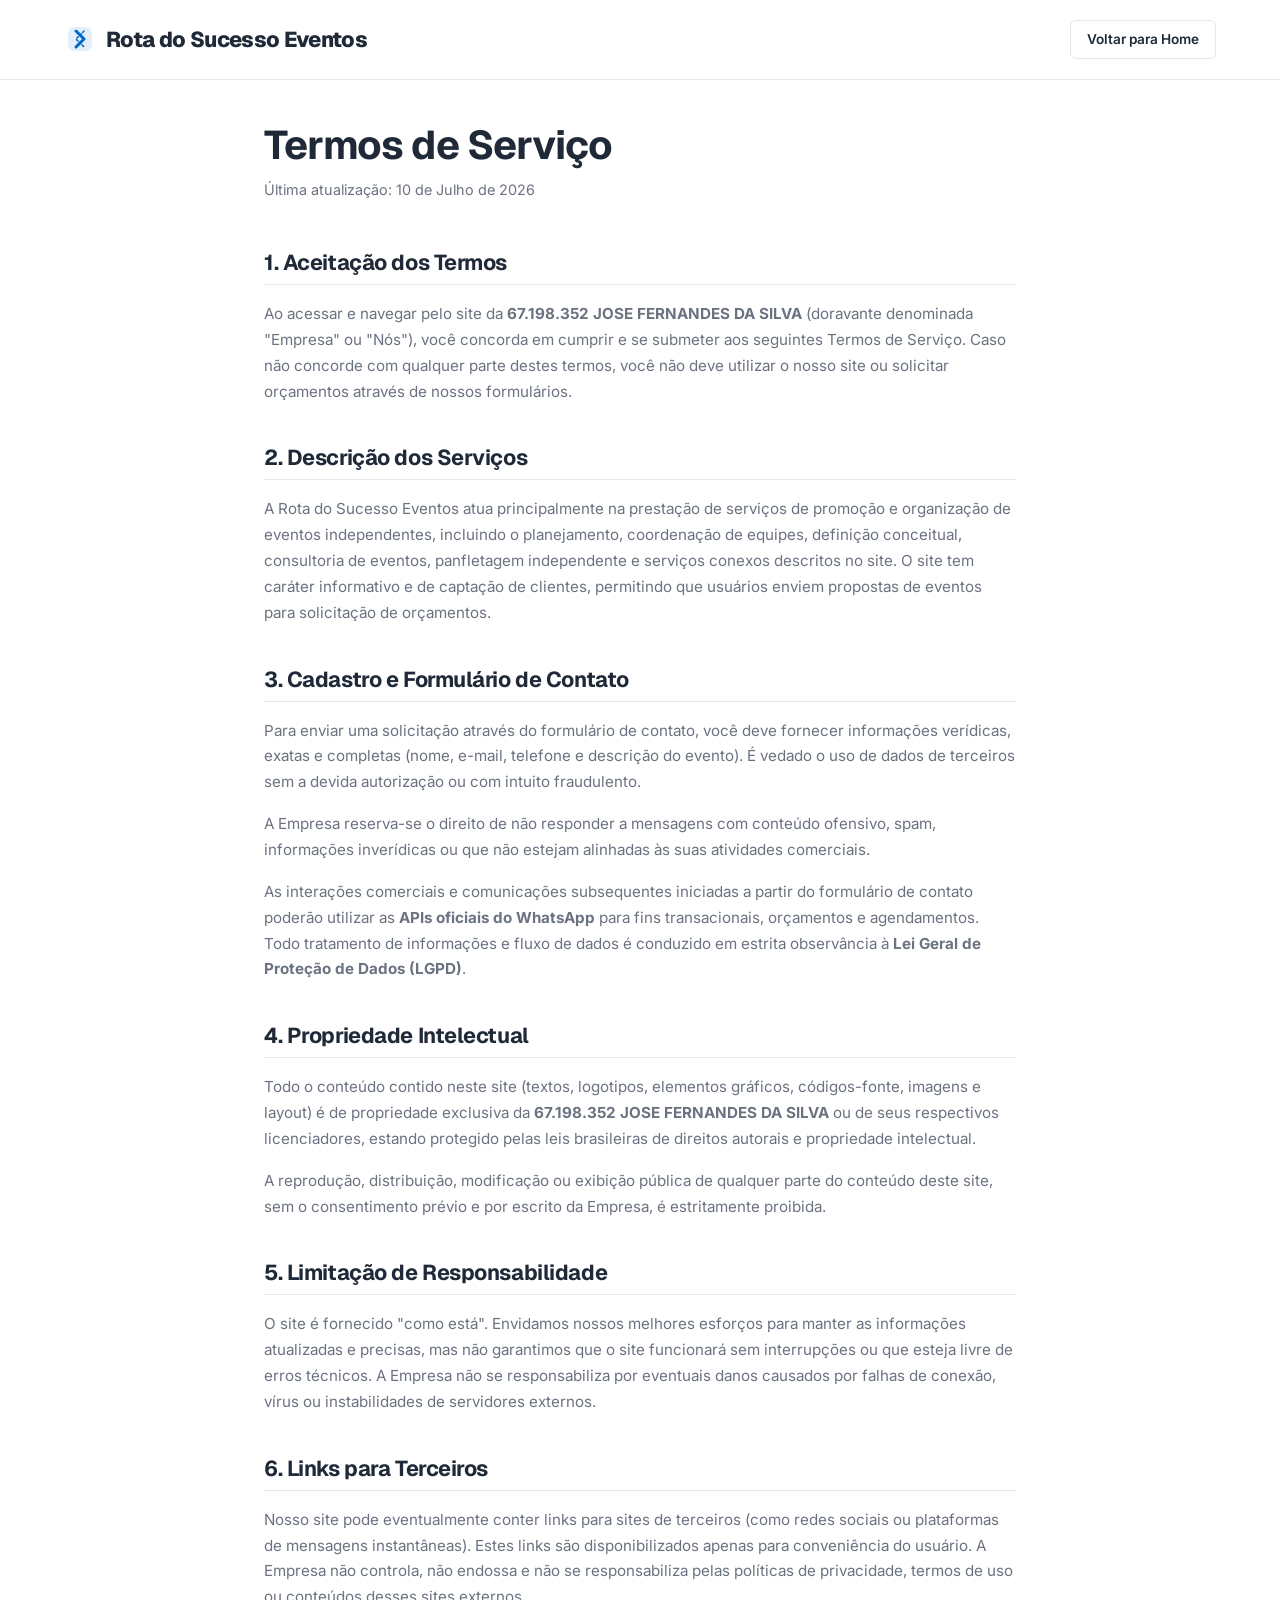
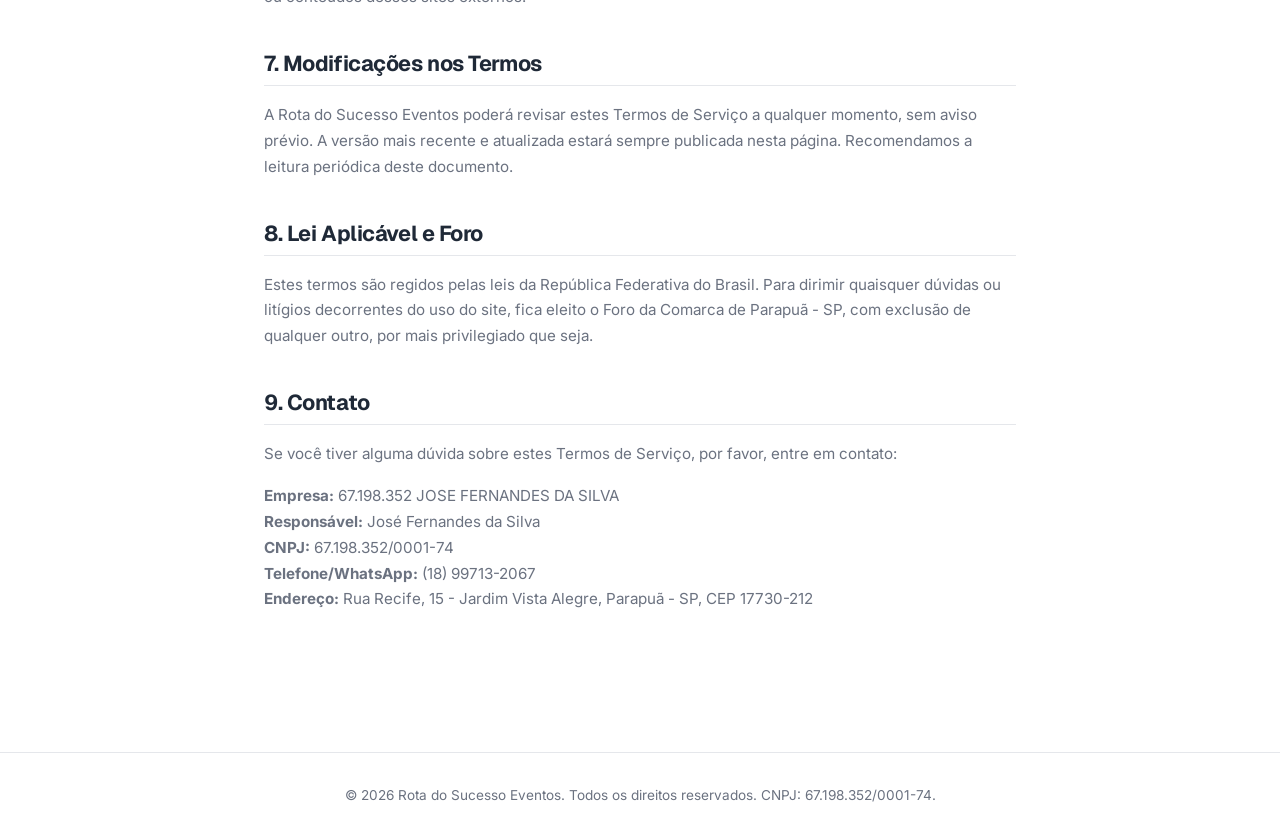
<file: terms.html>
<!DOCTYPE html>
<html lang="pt-BR">
<head>
    <meta charset="UTF-8">
    <meta name="viewport" content="width=device-width, initial-scale=1.0">
    <meta name="description" content="Termos de Serviço da empresa Rota do Sucesso Eventos. Regras de utilização de nosso site e contratação.">
    <meta name="author" content="Rota do Sucesso Eventos">
    <title>Termos de Serviço - Rota do Sucesso Eventos</title>
    
    <!-- Typography -->
    <link rel="preconnect" href="https://fonts.googleapis.com">
    <link rel="preconnect" href="https://fonts.gstatic.com" crossorigin>
    <link href="https://fonts.googleapis.com/css2?family=Inter:wght@400;500;600;700&family=Geist:wght@700;800&display=swap" rel="stylesheet">
    
    <link rel="stylesheet" href="style.css">
</head>
<body class="legal-page">

    <!-- Header Navigation (Simplified) -->
    <header class="header sticky-header">
        <div class="container header-container">
            <a href="index.html" class="logo-link" aria-label="Rota do Sucesso Eventos Home">
                <div class="logo">
                    <svg class="logo-icon" width="32" height="32" viewBox="0 0 32 32" fill="none" xmlns="http://www.w3.org/2000/svg">
                        <rect x="4" y="4" width="24" height="24" rx="6" fill="#0066CC" fill-opacity="0.1"/>
                        <path d="M12 8L20 16L12 24" stroke="#0066CC" stroke-width="3" stroke-linecap="round" stroke-linejoin="round"/>
                        <path d="M20 8L12 16L20 24" stroke="#0066CC" stroke-width="1.5" stroke-linecap="round" stroke-linejoin="round" stroke-dasharray="2 2"/>
                    </svg>
                    <span class="logo-text">Rota do Sucesso Eventos</span>
                </div>
            </a>
            <div class="header-actions">
                <a href="index.html" class="btn btn-secondary btn-sm">Voltar para Home</a>
            </div>
        </div>
    </header>

    <main class="legal-content section-padding">
        <div class="container container-narrow">
            <h1 class="legal-title">Termos de Serviço</h1>
            <p class="legal-updated">Última atualização: 10 de Julho de 2026</p>
            
            <section class="legal-section">
                <h2>1. Aceitação dos Termos</h2>
                <p>Ao acessar e navegar pelo site da <strong>67.198.352 JOSE FERNANDES DA SILVA</strong> (doravante denominada "Empresa" ou "Nós"), você concorda em cumprir e se submeter aos seguintes Termos de Serviço. Caso não concorde com qualquer parte destes termos, você não deve utilizar o nosso site ou solicitar orçamentos através de nossos formulários.</p>
            </section>

            <section class="legal-section">
                <h2>2. Descrição dos Serviços</h2>
                <p>A Rota do Sucesso Eventos atua principalmente na prestação de serviços de promoção e organização de eventos independentes, incluindo o planejamento, coordenação de equipes, definição conceitual, consultoria de eventos, panfletagem independente e serviços conexos descritos no site. O site tem caráter informativo e de captação de clientes, permitindo que usuários enviem propostas de eventos para solicitação de orçamentos.</p>
            </section>

            <section class="legal-section">
                <h2>3. Cadastro e Formulário de Contato</h2>
                <p>Para enviar uma solicitação através do formulário de contato, você deve fornecer informações verídicas, exatas e completas (nome, e-mail, telefone e descrição do evento). É vedado o uso de dados de terceiros sem a devida autorização ou com intuito fraudulento.</p>
                <p>A Empresa reserva-se o direito de não responder a mensagens com conteúdo ofensivo, spam, informações inverídicas ou que não estejam alinhadas às suas atividades comerciais.</p>
                <p>As interações comerciais e comunicações subsequentes iniciadas a partir do formulário de contato poderão utilizar as <strong>APIs oficiais do WhatsApp</strong> para fins transacionais, orçamentos e agendamentos. Todo tratamento de informações e fluxo de dados é conduzido em estrita observância à <strong>Lei Geral de Proteção de Dados (LGPD)</strong>.</p>
            </section>

            <section class="legal-section">
                <h2>4. Propriedade Intelectual</h2>
                <p>Todo o conteúdo contido neste site (textos, logotipos, elementos gráficos, códigos-fonte, imagens e layout) é de propriedade exclusiva da <strong>67.198.352 JOSE FERNANDES DA SILVA</strong> ou de seus respectivos licenciadores, estando protegido pelas leis brasileiras de direitos autorais e propriedade intelectual.</p>
                <p>A reprodução, distribuição, modificação ou exibição pública de qualquer parte do conteúdo deste site, sem o consentimento prévio e por escrito da Empresa, é estritamente proibida.</p>
            </section>

            <section class="legal-section">
                <h2>5. Limitação de Responsabilidade</h2>
                <p>O site é fornecido "como está". Envidamos nossos melhores esforços para manter as informações atualizadas e precisas, mas não garantimos que o site funcionará sem interrupções ou que esteja livre de erros técnicos. A Empresa não se responsabiliza por eventuais danos causados por falhas de conexão, vírus ou instabilidades de servidores externos.</p>
            </section>

            <section class="legal-section">
                <h2>6. Links para Terceiros</h2>
                <p>Nosso site pode eventualmente conter links para sites de terceiros (como redes sociais ou plataformas de mensagens instantâneas). Estes links são disponibilizados apenas para conveniência do usuário. A Empresa não controla, não endossa e não se responsabiliza pelas políticas de privacidade, termos de uso ou conteúdos desses sites externos.</p>
            </section>

            <section class="legal-section">
                <h2>7. Modificações nos Termos</h2>
                <p>A Rota do Sucesso Eventos poderá revisar estes Termos de Serviço a qualquer momento, sem aviso prévio. A versão mais recente e atualizada estará sempre publicada nesta página. Recomendamos a leitura periódica deste documento.</p>
            </section>

            <section class="legal-section">
                <h2>8. Lei Aplicável e Foro</h2>
                <p>Estes termos são regidos pelas leis da República Federativa do Brasil. Para dirimir quaisquer dúvidas ou litígios decorrentes do uso do site, fica eleito o Foro da Comarca de Parapuã - SP, com exclusão de qualquer outro, por mais privilegiado que seja.</p>
            </section>

            <section class="legal-section">
                <h2>9. Contato</h2>
                <p>Se você tiver alguma dúvida sobre estes Termos de Serviço, por favor, entre em contato:</p>
                <p>
                    <strong>Empresa:</strong> 67.198.352 JOSE FERNANDES DA SILVA<br>
                    <strong>Responsável:</strong> José Fernandes da Silva<br>
                    <strong>CNPJ:</strong> 67.198.352/0001-74<br>
                    <strong>Telefone/WhatsApp:</strong> (18) 99713-2067<br>
                    <strong>Endereço:</strong> Rua Recife, 15 - Jardim Vista Alegre, Parapuã - SP, CEP 17730-212
                </p>
            </section>
        </div>
    </main>

    <!-- Footer (Simplified) -->
    <footer class="footer-legal">
        <div class="container text-center">
            <p>&copy; 2026 Rota do Sucesso Eventos. Todos os direitos reservados. CNPJ: 67.198.352/0001-74.</p>
        </div>
    </footer>

</body>
</html>
</file>
<file: style.css>
/* ==========================================================================
   Rota do Sucesso Eventos - Minimalist Sophisticated Stylesheet
   Inspirations: Stripe, Wise, Vercel
   ========================================================================== */

/* --- CSS VARIABLES & TOKENS --- */
:root {
    /* Color Palette */
    --color-primary: #0066CC;
    --color-primary-hover: #0052A3;
    --color-primary-light: rgba(0, 102, 204, 0.08);
    --color-primary-border: rgba(0, 102, 204, 0.2);
    
    --color-bg-main: #FFFFFF;
    --color-bg-card: #F8F9FA;
    --color-bg-input: #F3F4F6;
    --color-bg-nav: rgba(255, 255, 255, 0.8);
    
    --color-text-main: #1F2937;
    --color-text-muted: #6B7280;
    --color-text-light: #9CA3AF;
    --color-text-white: #FFFFFF;
    
    --color-border: #E5E7EB;
    --color-border-hover: #D1D5DB;
    
    --color-success: #10B981;
    --color-success-bg: rgba(16, 185, 129, 0.1);
    --color-error: #EF4444;
    --color-error-bg: rgba(239, 68, 68, 0.1);

    /* Fonts */
    --font-heading: 'Geist', 'Inter', -apple-system, BlinkMacSystemFont, "Segoe UI", Roboto, sans-serif;
    --font-body: 'Inter', -apple-system, BlinkMacSystemFont, "Segoe UI", Roboto, sans-serif;

    /* Spacing & Sizing */
    --container-max-width: 1200px;
    --container-narrow-width: 800px;
    --header-height: 80px;
    --border-radius-sm: 6px;
    --border-radius-md: 12px;
    --border-radius-lg: 20px;
    
    /* Shadows & Glows */
    --shadow-sm: 0 1px 2px 0 rgba(0, 0, 0, 0.05);
    --shadow-md: 0 4px 6px -1px rgba(0, 0, 0, 0.05), 0 2px 4px -1px rgba(0, 0, 0, 0.03);
    --shadow-lg: 0 10px 15px -3px rgba(0, 0, 0, 0.05), 0 4px 6px -2px rgba(0, 0, 0, 0.02);
    --shadow-primary-glow: 0 8px 30px rgba(0, 102, 204, 0.06);

    /* Easing */
    --transition-fast: 150ms cubic-bezier(0.23, 1, 0.32, 1);
    --transition-normal: 250ms cubic-bezier(0.23, 1, 0.32, 1);
    --transition-slow: 400ms cubic-bezier(0.23, 1, 0.32, 1);
}

/* --- RESET & BASIC STYLES --- */
* {
    margin: 0;
    padding: 0;
    box-sizing: border-box;
}

html {
    scroll-behavior: smooth;
    font-size: 16px;
    -webkit-font-smoothing: antialiased;
    -moz-osx-font-smoothing: grayscale;
}

body {
    font-family: var(--font-body);
    background-color: var(--color-bg-main);
    color: var(--color-text-main);
    line-height: 1.6;
    overflow-x: hidden;
}

img, svg {
    max-width: 100%;
    height: auto;
    vertical-align: middle;
}

ul {
    list-style: none;
}

a {
    color: inherit;
    text-decoration: none;
    transition: var(--transition-fast);
}

address {
    font-style: normal;
}

/* --- LAYOUT CONTAINERS --- */
.container {
    width: 100%;
    max-width: var(--container-max-width);
    margin-left: auto;
    margin-right: auto;
    padding-left: 24px;
    padding-right: 24px;
}

.container-narrow {
    max-width: var(--container-narrow-width);
}

.section-padding {
    padding-top: 100px;
    padding-bottom: 100px;
}

.bg-light {
    background-color: var(--color-bg-card);
}

/* --- TYPOGRAPHY UTILITIES --- */
h1, h2, h3, h4 {
    font-family: var(--font-heading);
    font-weight: 700;
    line-height: 1.25;
    color: var(--color-text-main);
    letter-spacing: -0.02em;
}

.font-highlight {
    font-family: var(--font-heading);
    font-weight: 700;
}

.text-muted {
    color: var(--color-text-muted);
}

.text-center {
    text-align: center;
}

/* --- COMMON UI COMPONENTS --- */

/* Buttons */
.btn {
    display: inline-flex;
    align-items: center;
    justify-content: center;
    font-family: var(--font-body);
    font-weight: 600;
    font-size: 0.95rem;
    padding: 12px 24px;
    border-radius: var(--border-radius-sm);
    border: 1px solid transparent;
    cursor: pointer;
    transition: var(--transition-normal);
    text-align: center;
}

.btn-primary {
    background-color: var(--color-primary);
    color: var(--color-text-white);
    box-shadow: var(--shadow-sm);
}

.btn-primary:hover {
    background-color: var(--color-primary-hover);
    transform: translateY(-2px);
    box-shadow: var(--shadow-md);
}

.btn-primary:active {
    transform: translateY(0);
}

.btn-secondary {
    background-color: transparent;
    color: var(--color-text-main);
    border-color: var(--color-border);
}

.btn-secondary:hover {
    background-color: var(--color-bg-input);
    border-color: var(--color-border-hover);
    transform: translateY(-2px);
}

.btn-secondary:active {
    transform: translateY(0);
}

.btn-sm {
    padding: 8px 16px;
    font-size: 0.85rem;
}

.btn-block {
    display: flex;
    width: 100%;
}

/* Badges & tags */
.badge {
    display: inline-flex;
    align-items: center;
    background-color: var(--color-primary-light);
    color: var(--color-primary);
    font-size: 0.8rem;
    font-weight: 600;
    padding: 6px 12px;
    border-radius: 100px;
    border: 1px solid var(--color-primary-border);
    margin-bottom: 20px;
    letter-spacing: 0.05em;
    text-transform: uppercase;
}

.section-tag {
    display: block;
    color: var(--color-primary);
    font-size: 0.85rem;
    font-weight: 600;
    text-transform: uppercase;
    letter-spacing: 0.1em;
    margin-bottom: 12px;
}

/* Section Header Layout */
.section-header {
    text-align: center;
    max-width: 650px;
    margin: 0 auto 60px auto;
}

.section-title {
    font-size: 2.25rem;
    margin-bottom: 16px;
}

.section-desc {
    font-size: 1.125rem;
    color: var(--color-text-muted);
}

/* --- HEADER / NAVIGATION --- */
.header {
    position: fixed;
    top: 0;
    left: 0;
    width: 100%;
    height: var(--header-height);
    background-color: var(--color-bg-nav);
    backdrop-filter: blur(12px);
    -webkit-backdrop-filter: blur(12px);
    border-bottom: 1px solid var(--color-border);
    z-index: 1000;
    transition: var(--transition-normal);
}

.header.scrolled {
    height: 70px;
    box-shadow: var(--shadow-sm);
}

.header-container {
    height: 100%;
    display: flex;
    align-items: center;
    justify-content: space-between;
}

.logo-link {
    display: block;
}

.logo {
    display: flex;
    align-items: center;
    gap: 10px;
}

.logo-icon {
    flex-shrink: 0;
}

.logo-text {
    font-family: var(--font-heading);
    font-weight: 800;
    font-size: 1.35rem;
    letter-spacing: -0.03em;
    color: var(--color-text-main);
}

.nav-list {
    display: flex;
    gap: 32px;
}

.nav-link {
    font-size: 0.95rem;
    font-weight: 500;
    color: var(--color-text-muted);
    padding: 8px 0;
    position: relative;
}

.nav-link:hover,
.nav-link.active {
    color: var(--color-primary);
}

.nav-link::after {
    content: '';
    position: absolute;
    bottom: 0;
    left: 0;
    width: 100%;
    height: 2px;
    background-color: var(--color-primary);
    transform: scaleX(0);
    transform-origin: right;
    transition: transform var(--transition-fast);
}

.nav-link.active::after,
.nav-link:hover::after {
    transform: scaleX(1);
    transform-origin: left;
}

.header-actions {
    display: flex;
    align-items: center;
    gap: 16px;
}

/* Hamburger mobile menu button */
.mobile-toggle {
    display: none;
    background: none;
    border: none;
    color: var(--color-text-main);
    cursor: pointer;
    padding: 8px;
    z-index: 1100;
}

.menu-icon line {
    transition: var(--transition-normal);
    transform-origin: center;
}

/* --- HERO SECTION --- */
.hero-section {
    padding-top: calc(var(--header-height) + 60px);
    padding-bottom: 80px;
    background: radial-gradient(circle at 80% 20%, rgba(0, 102, 204, 0.03) 0%, transparent 50%),
                radial-gradient(circle at 10% 80%, rgba(0, 102, 204, 0.01) 0%, transparent 40%);
    overflow: hidden;
}

.hero-container {
    display: grid;
    grid-template-columns: 1.1fr 0.9fr;
    gap: 60px;
    align-items: center;
}

.hero-content {
    max-width: 600px;
}

.hero-title {
    font-size: 3.25rem;
    line-height: 1.15;
    margin-bottom: 24px;
}

.hero-description {
    font-size: 1.25rem;
    color: var(--color-text-muted);
    margin-bottom: 40px;
    font-weight: 400;
}

.hero-actions {
    display: flex;
    gap: 16px;
}

.hero-graphic-container {
    position: relative;
    height: 450px;
    display: flex;
    justify-content: center;
    align-items: center;
}

/* Minimalist floating cards pattern */
.hero-card-pattern {
    position: relative;
    width: 100%;
    height: 100%;
    display: flex;
    justify-content: center;
    align-items: center;
}

.floating-card {
    position: absolute;
    background: rgba(255, 255, 255, 0.85);
    backdrop-filter: blur(8px);
    -webkit-backdrop-filter: blur(8px);
    border: 1px solid rgba(229, 231, 235, 0.7);
    border-radius: var(--border-radius-md);
    padding: 20px;
    display: flex;
    align-items: center;
    gap: 16px;
    box-shadow: var(--shadow-lg);
    z-index: 2;
    transition: var(--transition-slow);
}

.floating-card:hover {
    transform: translateY(-5px) scale(1.03);
    border-color: var(--color-primary-border);
    background: rgba(255, 255, 255, 0.95);
}

.card-header-icon {
    width: 44px;
    height: 44px;
    border-radius: var(--border-radius-sm);
    background-color: var(--color-primary-light);
    display: flex;
    align-items: center;
    justify-content: center;
    flex-shrink: 0;
}

.card-details {
    display: flex;
    flex-direction: column;
}

.card-title {
    font-size: 0.8rem;
    font-weight: 500;
    color: var(--color-text-muted);
    text-transform: uppercase;
    letter-spacing: 0.05em;
}

.card-value {
    font-family: var(--font-heading);
    font-weight: 700;
    font-size: 1.1rem;
    color: var(--color-text-main);
}

/* Floating Card Coordinates */
.floating-card.c1 {
    top: 15%;
    left: 5%;
    animation: float1 6s ease-in-out infinite;
}

.floating-card.c2 {
    bottom: 20%;
    right: 5%;
    animation: float2 7s ease-in-out infinite;
    animation-delay: 1s;
}

.floating-card.c3 {
    top: 50%;
    left: 45%;
    transform: translate(-50%, -50%);
    animation: float3 8s ease-in-out infinite;
    animation-delay: 2s;
}

/* Background mesh glow */
.mesh-gradient {
    position: absolute;
    width: 350px;
    height: 350px;
    border-radius: 50%;
    background: radial-gradient(circle, rgba(0, 102, 204, 0.08) 0%, transparent 70%);
    filter: blur(20px);
    z-index: 1;
}

/* Floating Animations */
@keyframes float1 {
    0%, 100% { transform: translateY(0); }
    50% { transform: translateY(-12px); }
}

@keyframes float2 {
    0%, 100% { transform: translateY(0); }
    50% { transform: translateY(-16px); }
}

@keyframes float3 {
    0%, 100% { transform: translate(-50%, -50%) translateY(0); }
    50% { transform: translate(-50%, -50%) translateY(-10px); }
}

/* --- ABOUT / PILLARS --- */
.pillars-grid {
    display: grid;
    grid-template-columns: repeat(3, 1fr);
    gap: 30px;
    margin-top: 40px;
}

.pillar-card {
    background-color: var(--color-bg-main);
    border: 1px solid var(--color-border);
    border-radius: var(--border-radius-md);
    padding: 40px 32px;
    transition: var(--transition-normal);
    box-shadow: var(--shadow-sm);
}

.pillar-card:hover {
    transform: translateY(-6px);
    border-color: var(--color-primary-border);
    box-shadow: var(--shadow-lg), var(--shadow-primary-glow);
}

.pillar-icon-wrapper {
    width: 52px;
    height: 52px;
    border-radius: var(--border-radius-sm);
    background-color: var(--color-primary-light);
    display: flex;
    align-items: center;
    justify-content: center;
    margin-bottom: 24px;
}

.pillar-title {
    font-size: 1.35rem;
    margin-bottom: 14px;
}

.pillar-desc {
    color: var(--color-text-muted);
    font-size: 0.95rem;
    line-height: 1.6;
}

/* --- SERVICES --- */
.services-grid {
    display: grid;
    grid-template-columns: repeat(3, 1fr);
    gap: 30px;
}

.service-card {
    background-color: var(--color-bg-main);
    border: 1px solid var(--color-border);
    border-radius: var(--border-radius-md);
    padding: 36px 30px;
    transition: var(--transition-normal);
    box-shadow: var(--shadow-sm);
}

.service-card:hover {
    border-color: var(--color-primary-border);
    box-shadow: var(--shadow-lg), var(--shadow-primary-glow);
    transform: scale(1.05);
}

.service-icon-wrapper {
    width: 48px;
    height: 48px;
    border-radius: var(--border-radius-sm);
    background-color: var(--color-primary-light);
    display: flex;
    align-items: center;
    justify-content: center;
    margin-bottom: 20px;
}

.service-title {
    font-size: 1.25rem;
    margin-bottom: 12px;
}

.service-desc {
    color: var(--color-text-muted);
    font-size: 0.95rem;
    line-height: 1.55;
}

/* --- CONTACT SECTION --- */
.contact-grid {
    display: grid;
    grid-template-columns: 0.9fr 1.1fr;
    gap: 60px;
    align-items: start;
}

.contact-info {
    padding-right: 20px;
}

.info-title {
    font-size: 1.75rem;
    margin-bottom: 16px;
}

.info-intro {
    color: var(--color-text-muted);
    margin-bottom: 40px;
}

.info-items {
    display: flex;
    flex-direction: column;
    gap: 32px;
}

.info-item {
    display: flex;
    gap: 20px;
    align-items: flex-start;
}

.info-icon-box {
    width: 44px;
    height: 44px;
    border-radius: var(--border-radius-sm);
    background-color: var(--color-primary-light);
    display: flex;
    align-items: center;
    justify-content: center;
    flex-shrink: 0;
}

.info-content {
    display: flex;
    flex-direction: column;
}

.info-label {
    font-size: 0.8rem;
    font-weight: 600;
    color: var(--color-text-light);
    text-transform: uppercase;
    letter-spacing: 0.05em;
    margin-bottom: 4px;
}

.info-value {
    font-size: 1.05rem;
    color: var(--color-text-main);
    line-height: 1.5;
}

a.info-value:hover {
    color: var(--color-primary);
    text-decoration: underline;
}

/* Contact Form UI */
.contact-form-wrapper {
    background-color: var(--color-bg-card);
    border: 1px solid var(--color-border);
    border-radius: var(--border-radius-lg);
    padding: 48px;
    box-shadow: var(--shadow-md);
}

.contact-form {
    display: flex;
    flex-direction: column;
    gap: 24px;
}

.form-group {
    display: flex;
    flex-direction: column;
    position: relative;
}

.form-group label {
    font-size: 0.85rem;
    font-weight: 600;
    color: var(--color-text-main);
    margin-bottom: 8px;
}

.form-group input,
.form-group textarea {
    font-family: var(--font-body);
    font-size: 0.95rem;
    padding: 12px 16px;
    border-radius: var(--border-radius-sm);
    border: 1px solid var(--color-border);
    background-color: var(--color-bg-main);
    color: var(--color-text-main);
    transition: var(--transition-fast);
    outline: none;
    width: 100%;
}

.form-group input::placeholder,
.form-group textarea::placeholder {
    color: var(--color-text-light);
}

.form-group input:focus,
.form-group textarea:focus {
    border-color: var(--color-primary);
    box-shadow: 0 0 0 4px rgba(0, 102, 204, 0.1);
}

/* Invalid inputs styling */
.form-group.invalid input,
.form-group.invalid textarea {
    border-color: var(--color-error);
}

.form-group.invalid input:focus,
.form-group.invalid textarea:focus {
    box-shadow: 0 0 0 4px rgba(239, 68, 68, 0.1);
}

.form-error {
    color: var(--color-error);
    font-size: 0.8rem;
    font-weight: 500;
    margin-top: 6px;
    display: none;
}

.form-group.invalid .form-error {
    display: block;
}

/* --- FOOTER --- */
.footer {
    background-color: var(--color-bg-card);
    border-top: 1px solid var(--color-border);
    padding-top: 80px;
    padding-bottom: 40px;
    font-size: 0.9rem;
}

.footer-grid {
    display: grid;
    grid-template-columns: 1fr 0.7fr 1.3fr;
    gap: 60px;
    margin-bottom: 60px;
}

.footer-col-about {
    max-width: 320px;
}

.footer-brand {
    font-family: var(--font-heading);
    font-weight: 800;
    font-size: 1.25rem;
    color: var(--color-text-main);
    display: block;
    margin-bottom: 20px;
    letter-spacing: -0.02em;
}

.footer-text {
    color: var(--color-text-muted);
    line-height: 1.6;
}

.footer-title {
    font-size: 0.95rem;
    font-weight: 600;
    text-transform: uppercase;
    letter-spacing: 0.05em;
    color: var(--color-text-main);
    margin-bottom: 24px;
}

.footer-links {
    display: flex;
    flex-direction: column;
    gap: 12px;
}

.footer-links a {
    color: var(--color-text-muted);
}

.footer-links a:hover {
    color: var(--color-primary);
    padding-left: 4px;
}

.footer-info-list {
    display: flex;
    flex-direction: column;
    gap: 16px;
}

.footer-info-list li {
    display: flex;
    flex-direction: column;
    gap: 4px;
}

.footer-info-label {
    font-size: 0.75rem;
    font-weight: 600;
    text-transform: uppercase;
    color: var(--color-text-light);
    letter-spacing: 0.05em;
}

.footer-info-val {
    color: var(--color-text-main);
    line-height: 1.4;
}

.address-inline {
    max-width: 360px;
}

.link-highlight {
    font-weight: 600;
    color: var(--color-primary);
}

.link-highlight:hover {
    text-decoration: underline;
}

.footer-bottom {
    border-top: 1px solid var(--color-border);
    padding-top: 40px;
    display: flex;
    justify-content: center;
    text-align: center;
}

.copyright {
    color: var(--color-text-muted);
    font-size: 0.85rem;
}

/* --- TOAST NOTIFICATIONS --- */
.toast-container {
    position: fixed;
    bottom: 32px;
    right: 32px;
    display: flex;
    flex-direction: column;
    gap: 12px;
    z-index: 2000;
}

.toast {
    background-color: var(--color-bg-main);
    color: var(--color-text-main);
    border: 1px solid var(--color-border);
    border-radius: var(--border-radius-sm);
    padding: 16px 24px;
    box-shadow: var(--shadow-lg);
    display: flex;
    align-items: center;
    gap: 12px;
    min-width: 300px;
    max-width: 450px;
    transform: translateY(20px);
    opacity: 0;
    animation: toastIn 350ms cubic-bezier(0.23, 1, 0.32, 1) forwards;
}

.toast-success {
    border-left: 4px solid var(--color-success);
}

.toast-icon {
    flex-shrink: 0;
}

.toast-message {
    font-size: 0.9rem;
    font-weight: 500;
}

@keyframes toastIn {
    to {
        transform: translateY(0);
        opacity: 1;
    }
}

/* --- LEGAL & PRIVACY PAGE SPECIFIC STYLES --- */
.legal-page {
    background-color: var(--color-bg-main);
}

.legal-content {
    padding-top: calc(var(--header-height) + 40px);
}

.legal-title {
    font-size: 2.5rem;
    margin-bottom: 8px;
}

.legal-updated {
    font-size: 0.9rem;
    color: var(--color-text-muted);
    margin-bottom: 48px;
}

.legal-section {
    margin-bottom: 40px;
}

.legal-section h2 {
    font-size: 1.35rem;
    margin-bottom: 16px;
    border-bottom: 1px solid var(--color-border);
    padding-bottom: 8px;
}

.legal-section p {
    color: var(--color-text-muted);
    margin-bottom: 16px;
    font-size: 0.95rem;
    line-height: 1.7;
}

.legal-section ul {
    margin-bottom: 20px;
    padding-left: 20px;
    list-style: disc;
    color: var(--color-text-muted);
}

.legal-section li {
    margin-bottom: 8px;
    font-size: 0.95rem;
}

.footer-legal {
    border-top: 1px solid var(--color-border);
    padding: 32px 0;
    color: var(--color-text-muted);
    font-size: 0.85rem;
}

/* --- RESPONSIVENESS (BREAKPOINTS) --- */

/* Tablet (max-width: 1024px) */
@media (max-width: 1024px) {
    .section-padding {
        padding-top: 80px;
        padding-bottom: 80px;
    }

    .hero-container {
        grid-template-columns: 1fr;
        gap: 40px;
        text-align: center;
    }

    .hero-content {
        max-width: 100%;
        display: flex;
        flex-direction: column;
        align-items: center;
    }

    .hero-title {
        font-size: 2.75rem;
    }

    .hero-actions {
        justify-content: center;
    }

    .hero-graphic-container {
        height: 380px;
    }

    .pillars-grid {
        grid-template-columns: repeat(2, 1fr);
    }
    
    .pillars-grid > *:last-child {
        grid-column: span 2;
    }

    .services-grid {
        grid-template-columns: repeat(2, 1fr);
    }

    .contact-grid {
        grid-template-columns: 1fr;
        gap: 50px;
    }

    .contact-info {
        padding-right: 0;
    }

    .footer-grid {
        grid-template-columns: 1fr 1fr;
        gap: 40px;
    }

    .footer-col-about {
        grid-column: span 2;
        max-width: 100%;
    }
}

/* Mobile (max-width: 640px) */
@media (max-width: 640px) {
    :root {
        --header-height: 70px;
    }

    .section-title {
        font-size: 1.75rem;
    }

    .hero-title {
        font-size: 2.25rem;
    }

    .hero-description {
        font-size: 1.1rem;
    }

    .hero-graphic-container {
        display: none; /* Hide floating card pattern on small mobiles to focus on action */
    }

    /* Mobile Nav Header Menu */
    .mobile-toggle {
        display: block;
    }

    .nav-menu {
        position: fixed;
        top: var(--header-height);
        left: 0;
        width: 100%;
        height: calc(100vh - var(--header-height));
        background-color: var(--color-bg-main);
        padding: 40px 24px;
        border-top: 1px solid var(--color-border);
        transform: translateX(100%);
        transition: transform var(--transition-normal);
        z-index: 1000;
    }

    .nav-menu.open {
        transform: translateX(0);
    }

    .nav-list {
        flex-direction: column;
        gap: 24px;
        align-items: center;
    }

    .nav-link {
        font-size: 1.25rem;
    }

    .btn-header {
        display: none; /* Hide CTA inside header on mobile */
    }

    /* Interactive Hamburger Animations */
    .mobile-toggle[aria-expanded="true"] .line-mid {
        opacity: 0;
    }
    
    .mobile-toggle[aria-expanded="true"] .line-top {
        transform: translateY(6px) rotate(45deg);
    }
    
    .mobile-toggle[aria-expanded="true"] .line-bottom {
        transform: translateY(-6px) rotate(-45deg);
    }

    .pillars-grid {
        grid-template-columns: 1fr;
    }

    .pillars-grid > *:last-child {
        grid-column: span 1;
    }

    .services-grid {
        grid-template-columns: 1fr;
    }

    .contact-form-wrapper {
        padding: 24px;
    }

    .footer-grid {
        grid-template-columns: 1fr;
    }

    .footer-col-about {
        grid-column: span 1;
    }
}

/* Accessibility: Reduced Motion */
@media (prefers-reduced-motion: reduce) {
    * {
        animation-duration: 0.01ms !important;
        animation-iteration-count: 1 !important;
        transition-duration: 0.01ms !important;
        scroll-behavior: auto !important;
    }
    
    .floating-card.c1, 
    .floating-card.c2, 
    .floating-card.c3 {
        animation: none !important;
    }
}
</file>
